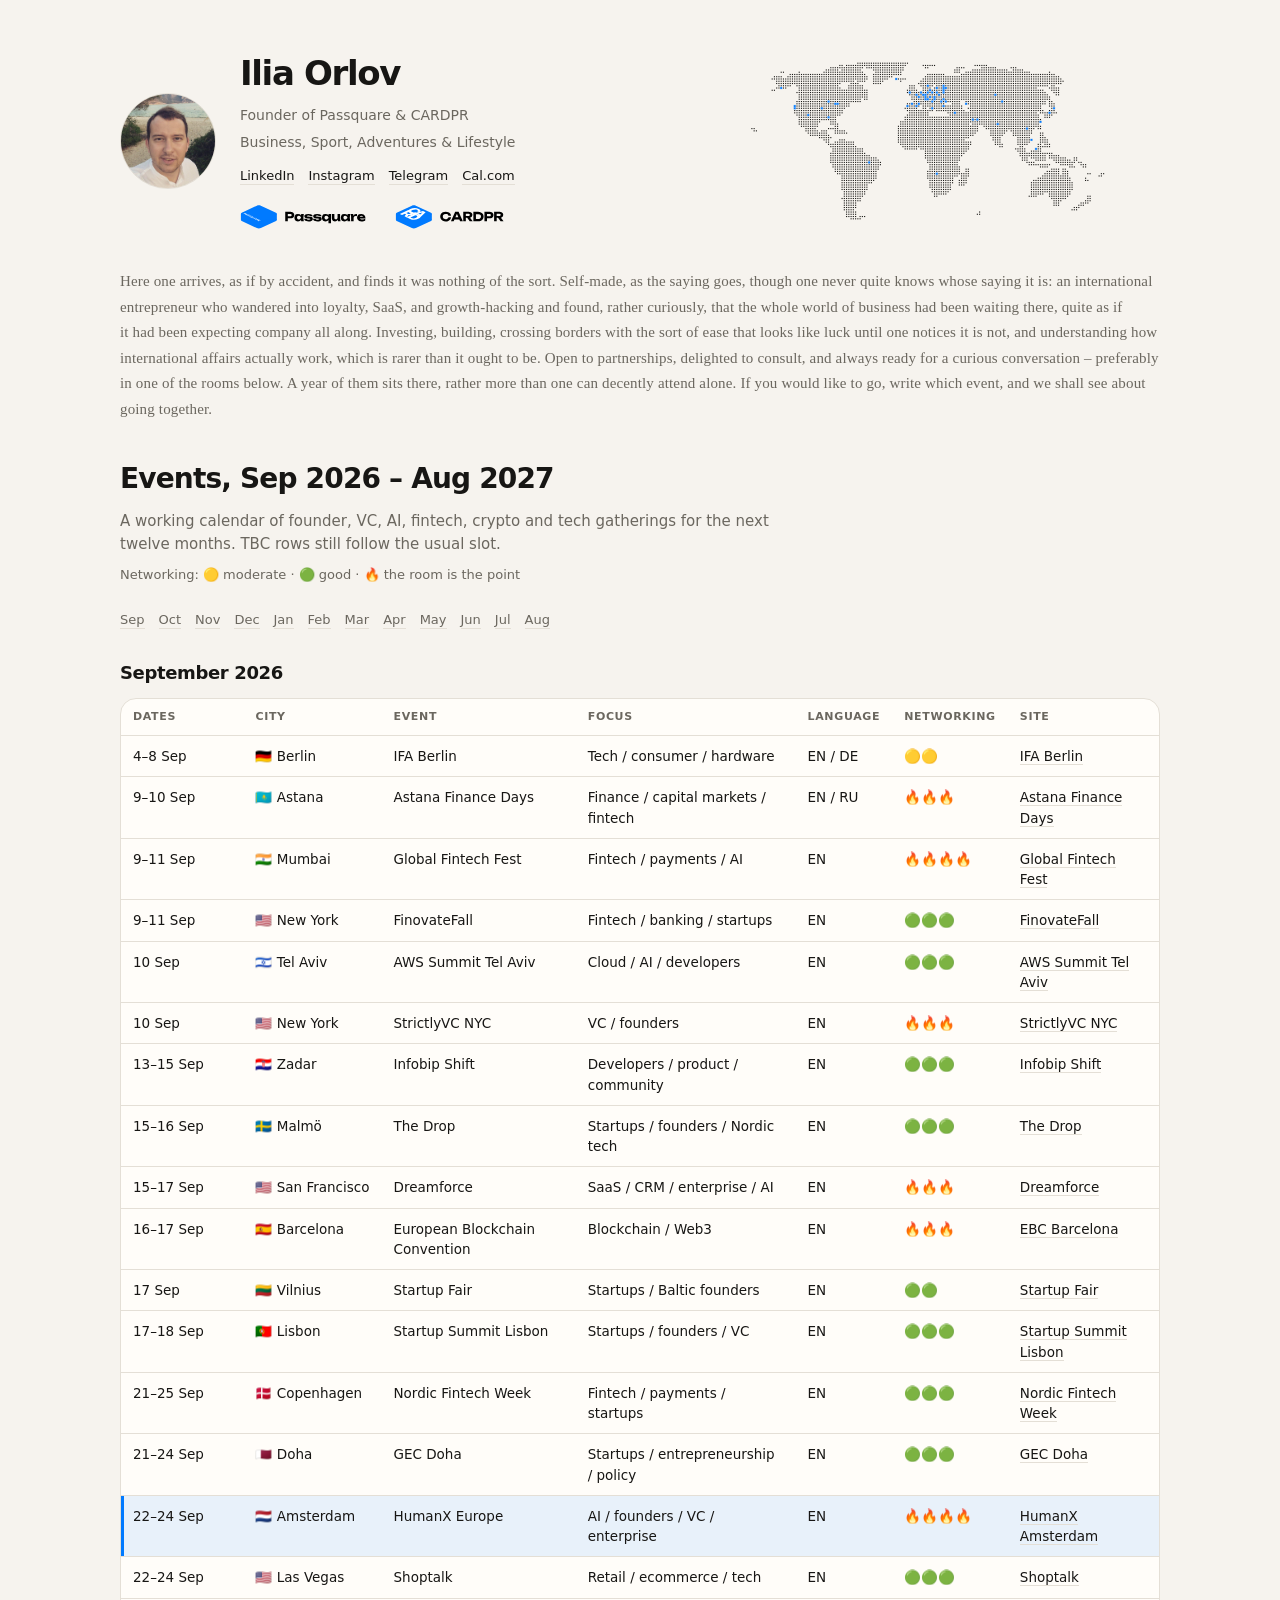
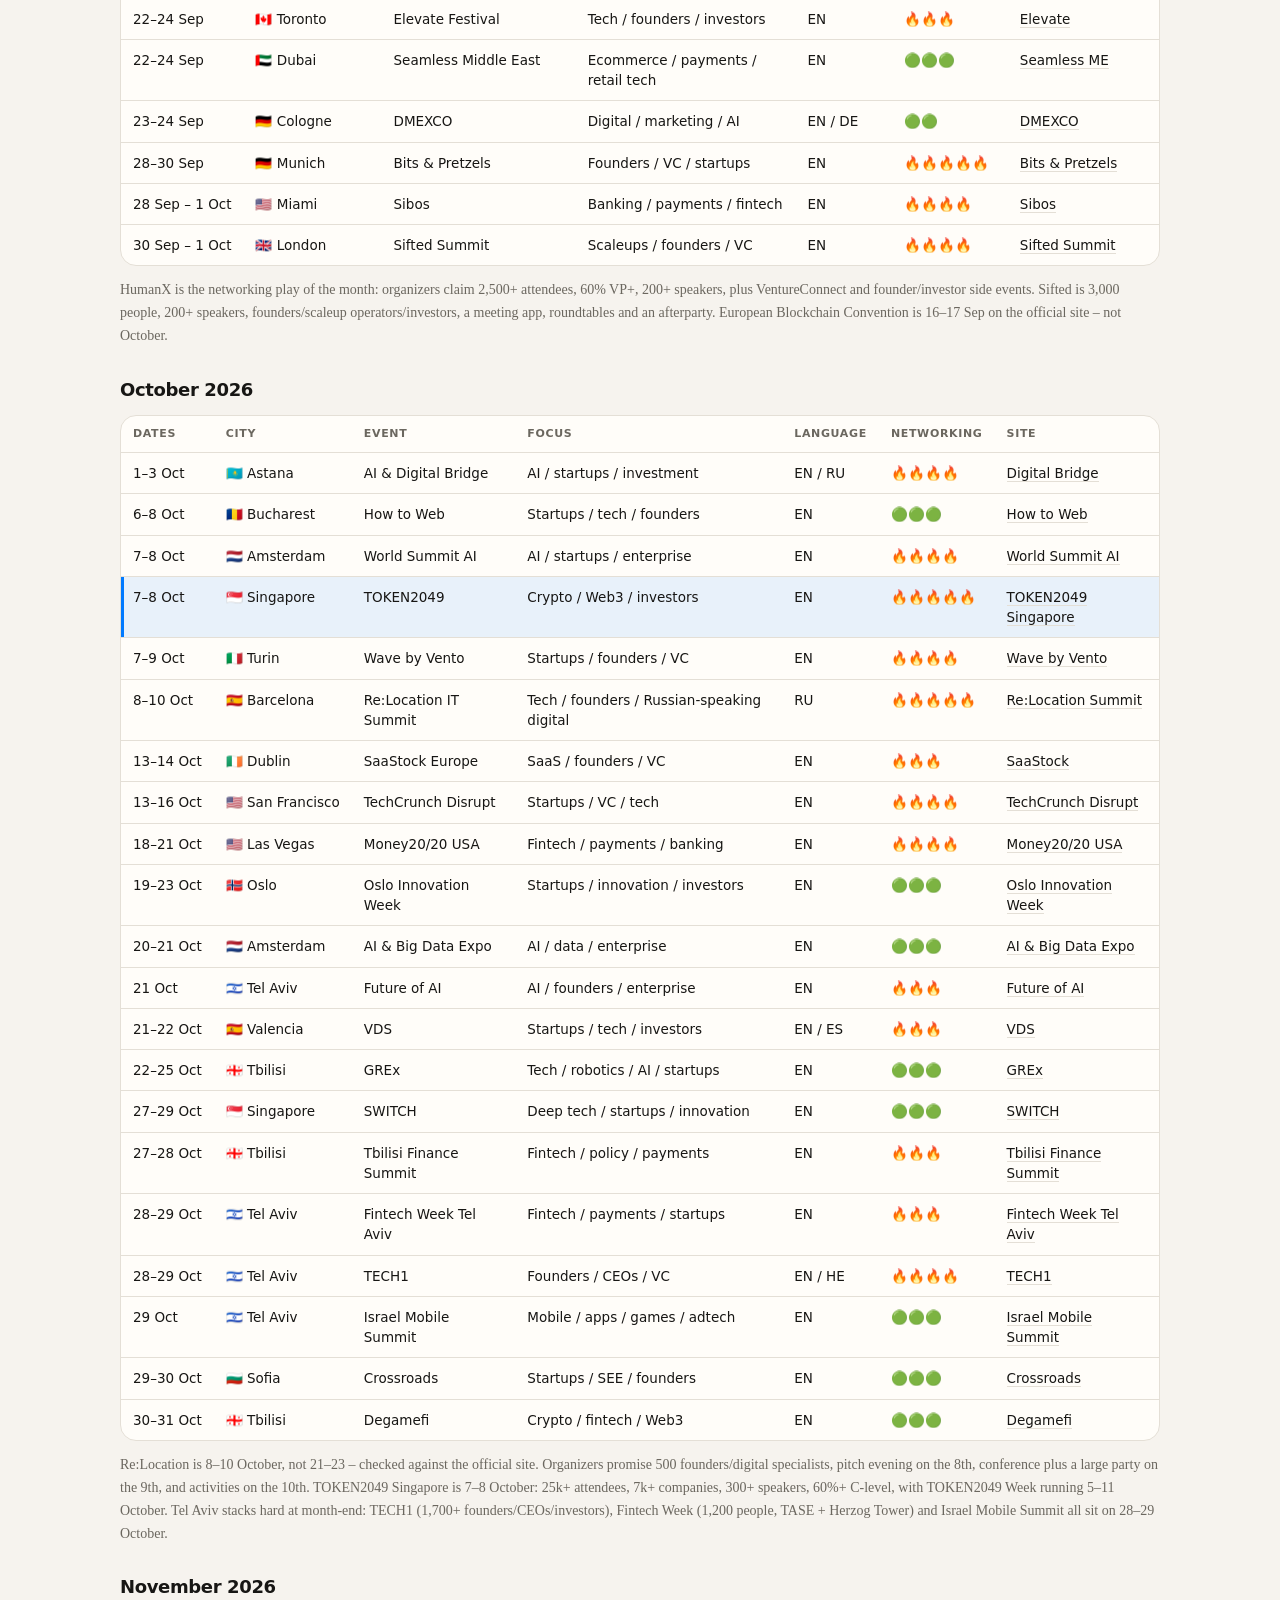
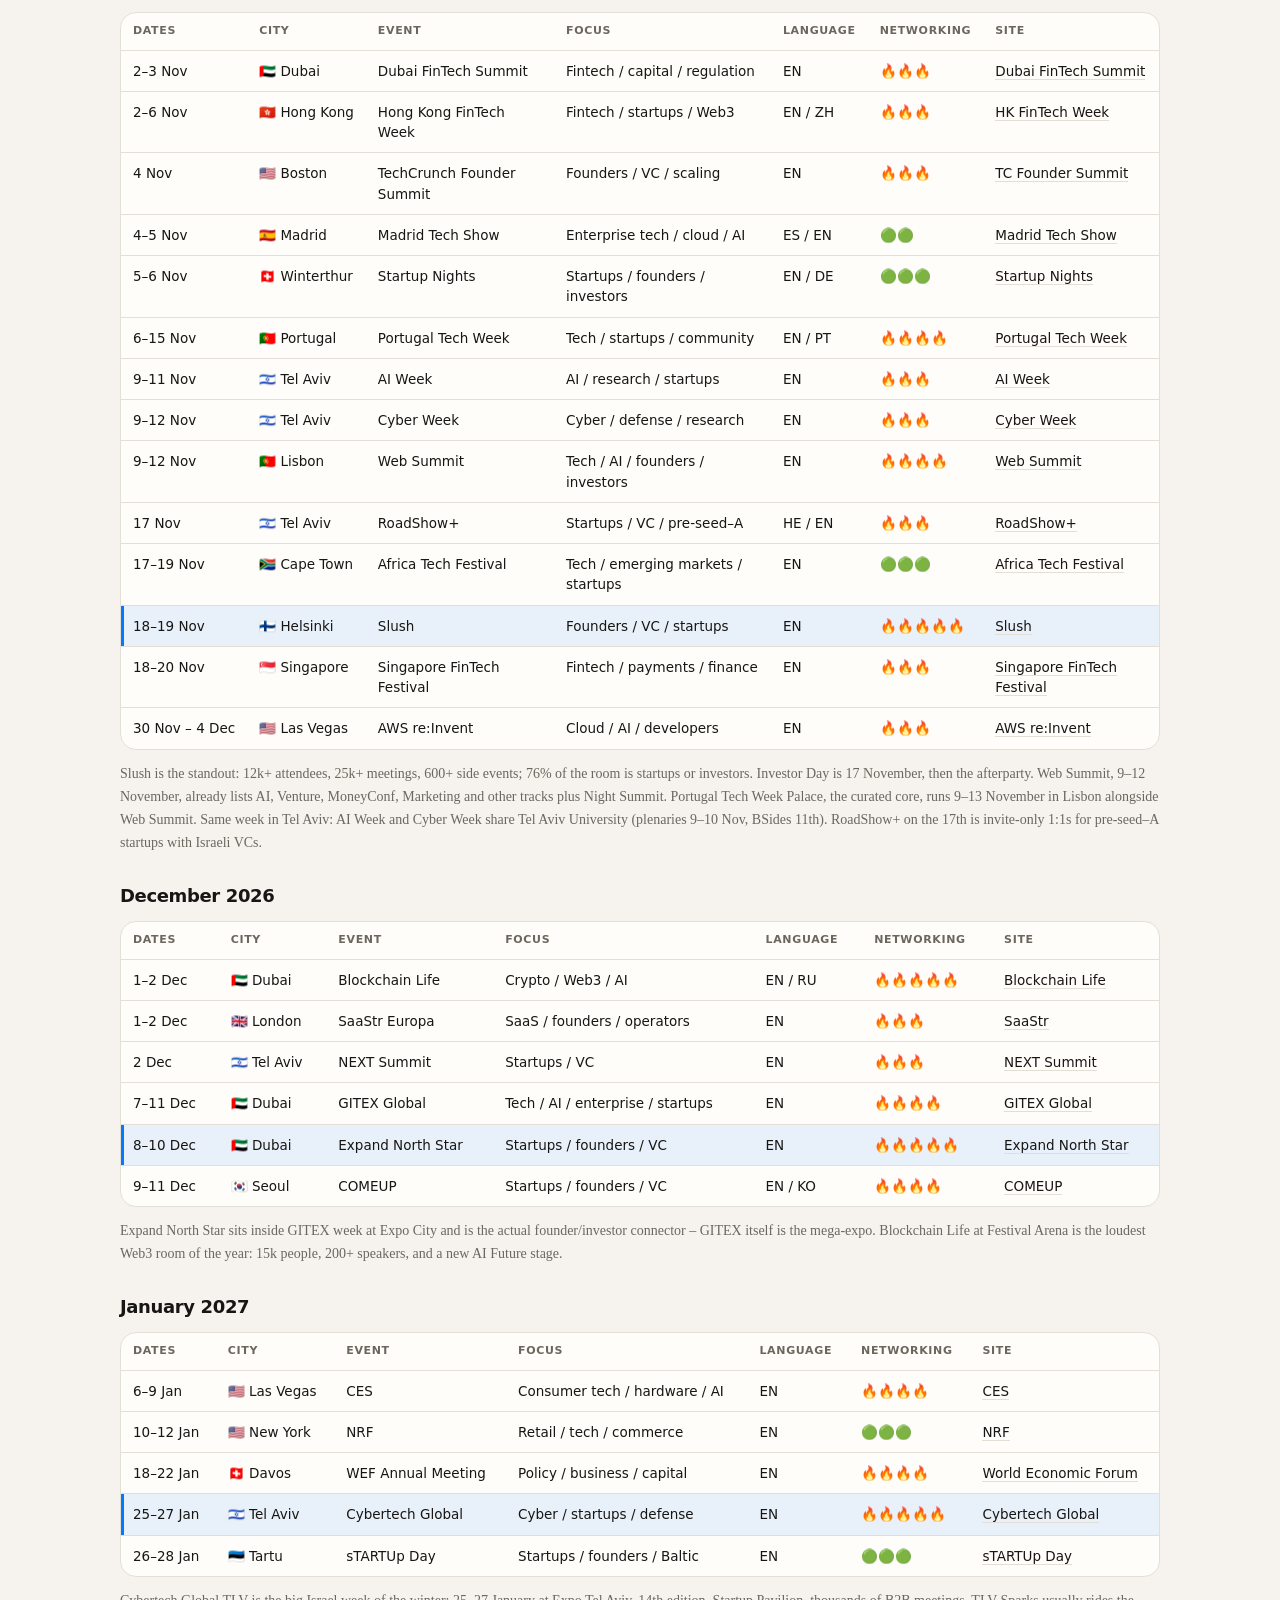
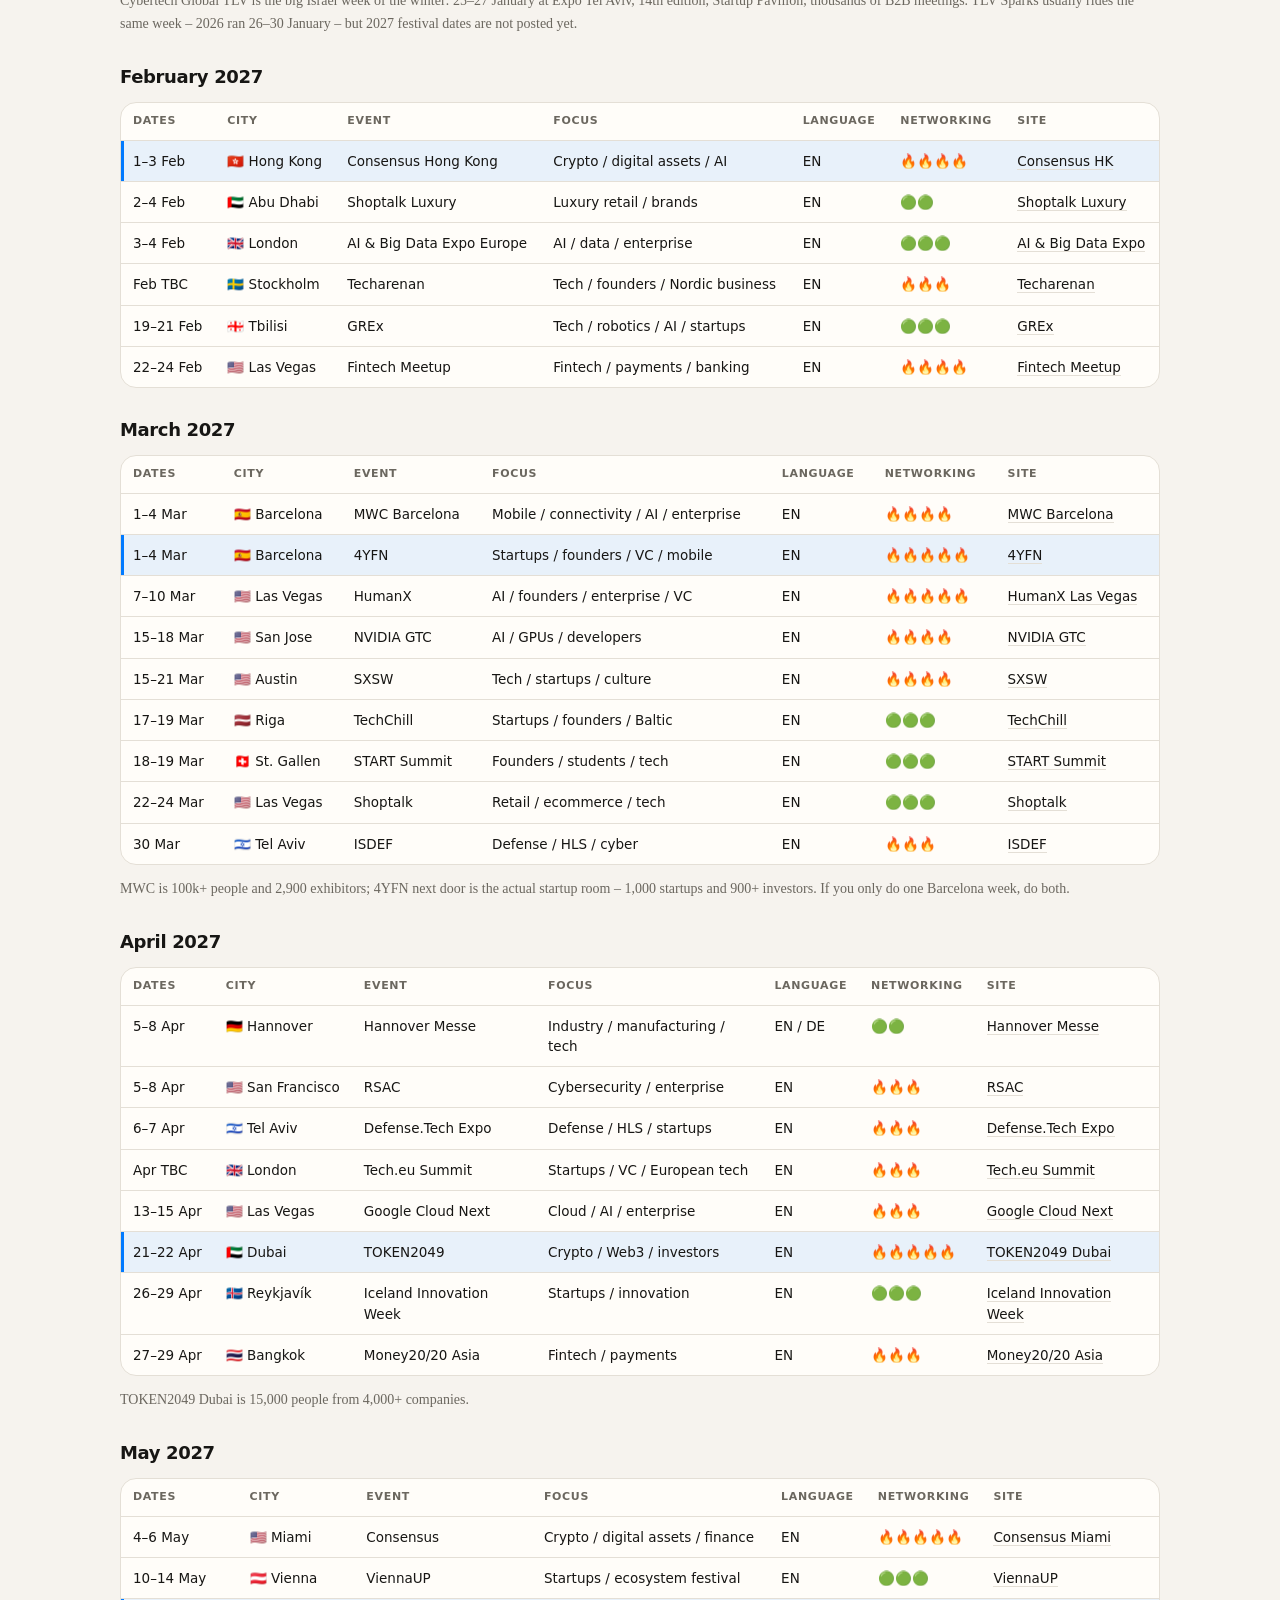
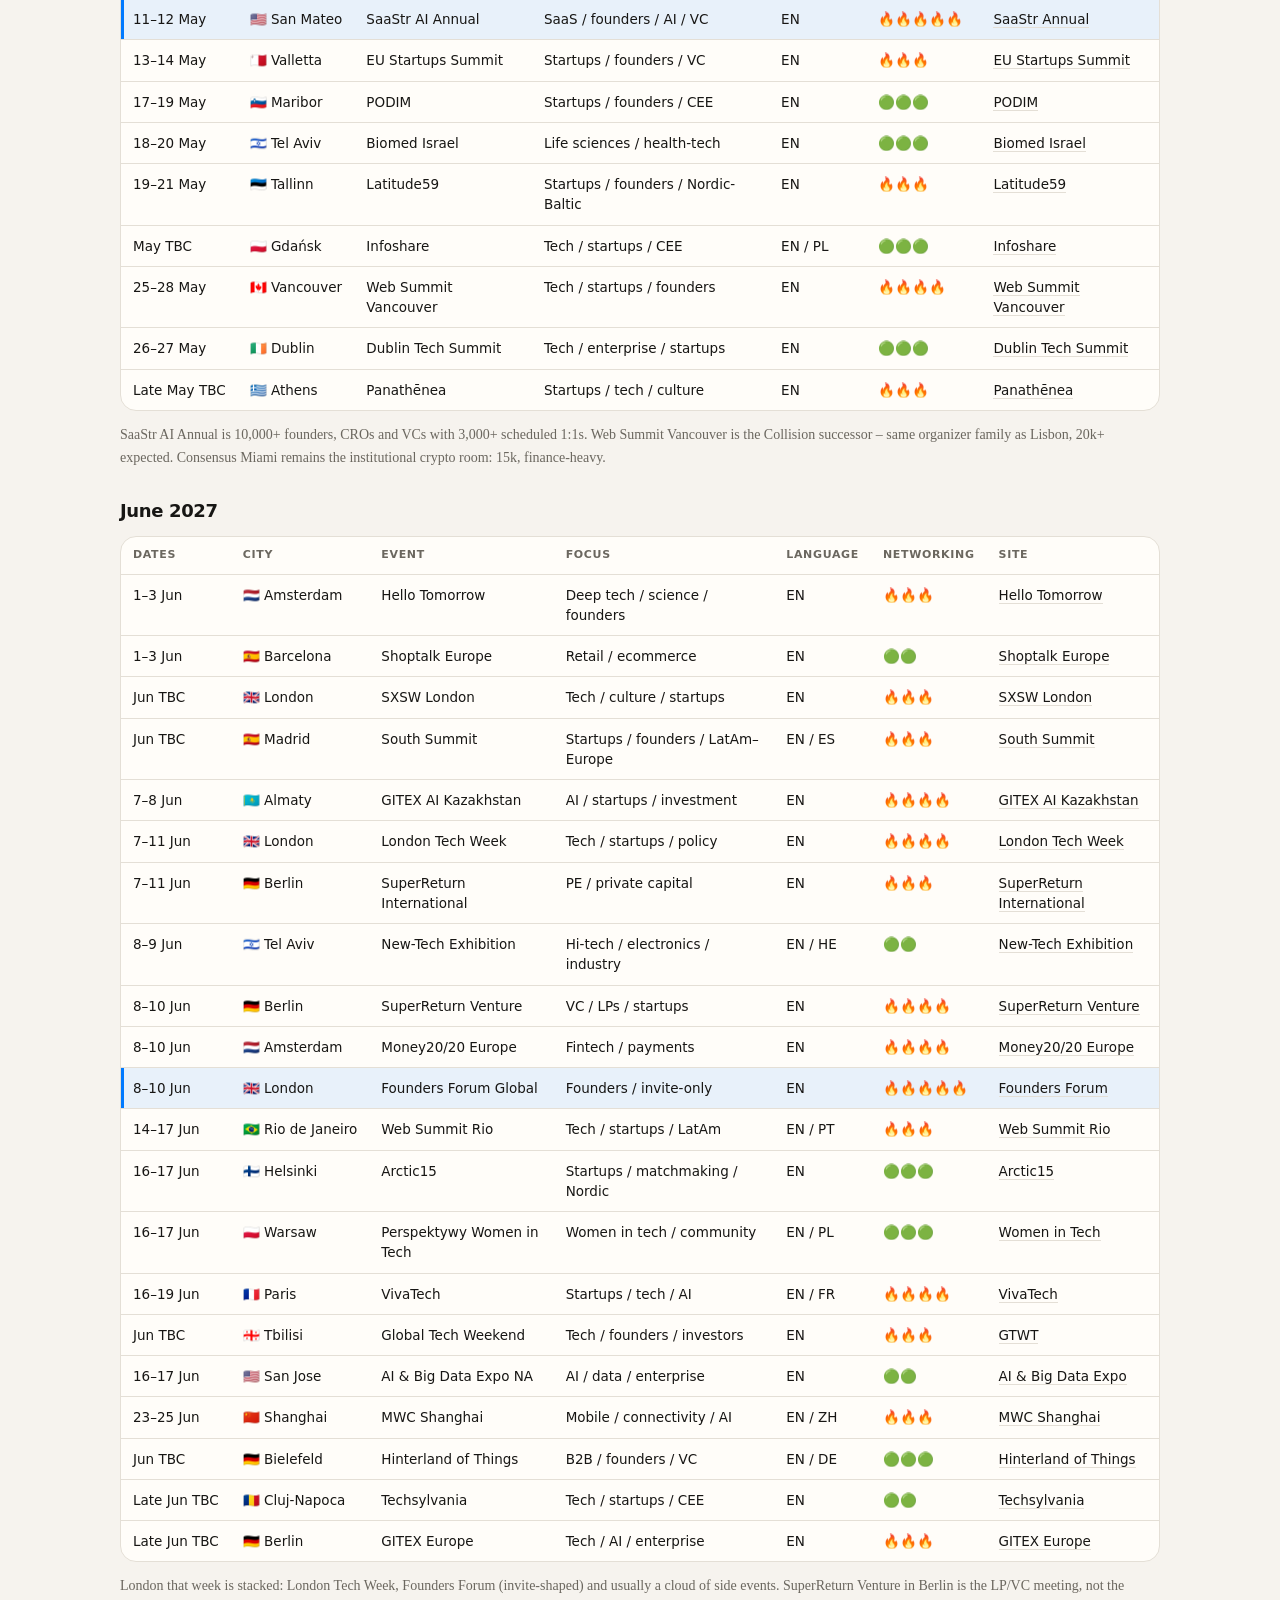
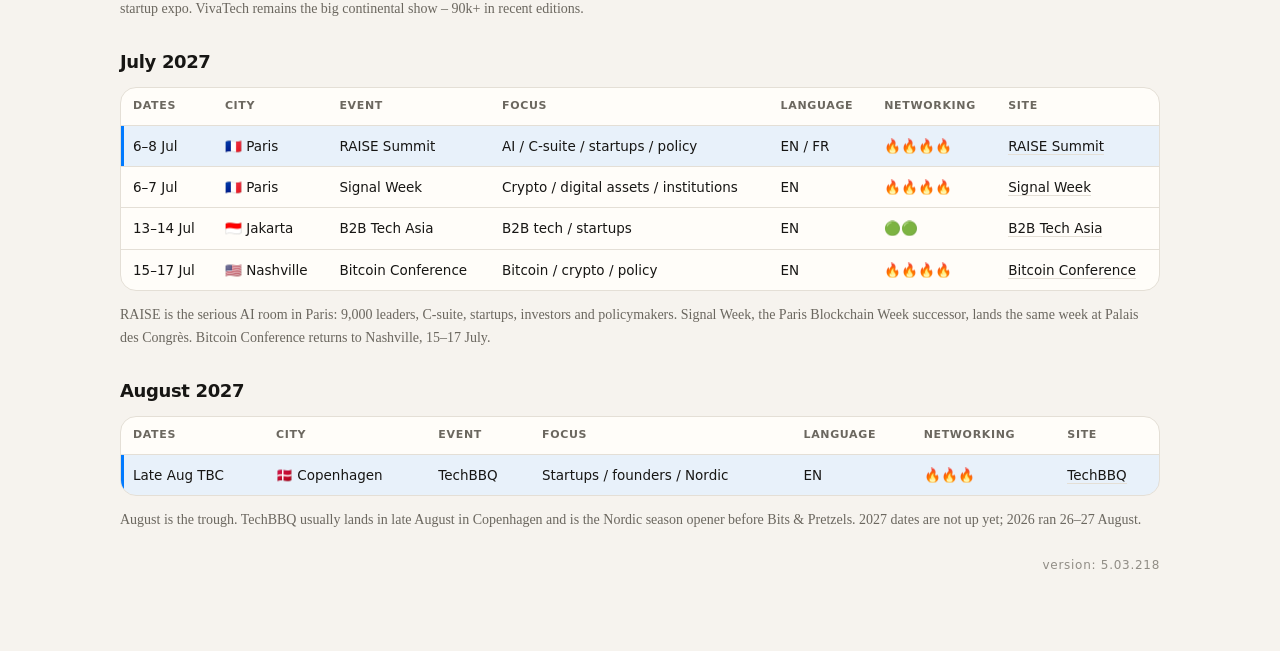
<file: index.html>
<!DOCTYPE html>
<html lang="en">
  <head><script>if(location.protocol==="http:"&&/(^|\.)proorlov\.com$/i.test(location.hostname))location.replace("https://"+location.host+location.pathname+location.search+location.hash);</script>
    <meta charset="utf-8" />
    <meta name="viewport" content="width=device-width, initial-scale=1" />
    <title>Ilia Orlov</title>
    <link rel="icon" href="favicon.ico" />
    <link rel="preconnect" href="https://fonts.googleapis.com" />
    <link rel="preconnect" href="https://fonts.gstatic.com" crossorigin />
    <link
      rel="stylesheet"
      href="https://fonts.googleapis.com/css2?family=Unbounded:wght@700&display=swap"
    />
    <script>
      document.write('<script src="js/version.js?t=' + Date.now() + '"><\/script>');
    </script>
    <script>
      siteCss("css/styles.css");
    </script>
    <meta
      name="description"
      content="Ilia Orlov – founder of Passquare and CARDPR."
    />
  </head>
  <body>
    <div class="page">
      <header>
        <img class="photo" src="assets/orlov.jpg" alt="Ilia Orlov" width="96" height="96" />
        <div class="intro">
          <h1>Ilia Orlov</h1>
          <p class="lead">Founder of Passquare &amp; CARDPR</p>
          <p class="lead">Business, Sport, Adventures &amp; Lifestyle</p>
          <ul class="socials">
            <li><a href="https://linkedin.com/in/proorlov" target="_blank" rel="noreferrer nofollow">LinkedIn</a></li>
            <li><a href="https://instagram.com/proorlov" target="_blank" rel="noreferrer nofollow">Instagram</a></li>
            <li><a href="https://telegram.me/proorlov" target="_blank" rel="noreferrer nofollow">Telegram</a></li>
            <li><a href="https://cal.com/proorlov" title="Meetup" target="_blank" rel="noreferrer nofollow">Cal.com</a></li>
          </ul>
          <div class="logos" aria-label="Projects">
            <a class="logo" href="https://passquare.com" target="_blank" rel="noopener noreferrer nofollow">
              <img src="assets/passquare.svg" alt="" width="40" height="40" />
              Passquare
            </a>
            <a class="logo" href="https://cardpr.com" target="_blank" rel="noopener noreferrer nofollow">
              <img src="assets/cardpr.svg" alt="" width="40" height="40" />
              CARDPR
            </a>
          </div>
        </div>
        <div class="world" aria-hidden="true">
          <canvas id="world-map"></canvas>
        </div>
      </header>

      <p class="bio">
        Here one arrives, as&nbsp;if by&nbsp;accident, and finds it&nbsp;was nothing of&nbsp;the sort. Self-made, as&nbsp;the saying goes, though one never quite knows whose saying it&nbsp;is: an&nbsp;international entrepreneur who wandered into loyalty, SaaS, and growth-hacking and found, rather curiously, that the whole world of&nbsp;business had been waiting there, quite as&nbsp;if it&nbsp;had been expecting company all&nbsp;along. Investing, building, crossing borders with the sort of&nbsp;ease that looks like luck until one notices it&nbsp;is not, and understanding how international affairs actually work, which is&nbsp;rarer than it&nbsp;ought to&nbsp;be. Open to&nbsp;partnerships, delighted to&nbsp;consult, and always ready for a&nbsp;curious conversation&nbsp;– preferably in&nbsp;one of&nbsp;the rooms below. A&nbsp;year of&nbsp;them sits there, rather more than one can decently attend alone. If you would like to&nbsp;go, write which event, and we shall see about going together.
      </p>

      <section class="events">
        <div class="events-head">
          <h2>Events, Sep 2026 – Aug 2027</h2>
          <p class="events-lead">
            A working calendar of founder, VC, AI, fintech, crypto and tech gatherings for the next twelve months. TBC rows still follow the usual slot.
          </p>
          <p class="events-legend">Networking: 🟡 moderate · 🟢 good · 🔥 the room is the point</p>
        </div>
        <ul class="events-nav">
          <li><a href="#sep-2026">Sep</a></li>
          <li><a href="#oct-2026">Oct</a></li>
          <li><a href="#nov-2026">Nov</a></li>
          <li><a href="#dec-2026">Dec</a></li>
          <li><a href="#jan-2027">Jan</a></li>
          <li><a href="#feb-2027">Feb</a></li>
          <li><a href="#mar-2027">Mar</a></li>
          <li><a href="#apr-2027">Apr</a></li>
          <li><a href="#may-2027">May</a></li>
          <li><a href="#jun-2027">Jun</a></li>
          <li><a href="#jul-2027">Jul</a></li>
          <li><a href="#aug-2027">Aug</a></li>
        </ul>

        <section class="events-month" id="sep-2026">
          <h3>September 2026</h3>
          <div class="events-table-wrap">
            <table class="events-table">
              <thead>
                <tr>
                  <th>Dates</th>
                  <th>City</th>
                  <th>Event</th>
                  <th>Focus</th>
                  <th>Language</th>
                  <th>Networking</th>
                  <th>Site</th>
                </tr>
              </thead>
              <tbody>
                <tr>
                  <td>4–8 Sep</td>
                  <td>🇩🇪 Berlin</td>
                  <td>IFA Berlin</td>
                  <td>Tech / consumer / hardware</td>
                  <td>EN / DE</td>
                  <td>🟡🟡</td>
                  <td><a href="https://www.ifa-berlin.com/" target="_blank" rel="noopener noreferrer nofollow">IFA Berlin</a></td>
                </tr>
                <tr>
                  <td>9–10 Sep</td>
                  <td>🇰🇿 Astana</td>
                  <td>Astana Finance Days</td>
                  <td>Finance / capital markets / fintech</td>
                  <td>EN / RU</td>
                  <td>🔥🔥🔥</td>
                  <td><a href="https://astanafindays.org/" target="_blank" rel="noopener noreferrer nofollow">Astana Finance Days</a></td>
                </tr>
                <tr>
                  <td>9–11 Sep</td>
                  <td>🇮🇳 Mumbai</td>
                  <td>Global Fintech Fest</td>
                  <td>Fintech / payments / AI</td>
                  <td>EN</td>
                  <td>🔥🔥🔥🔥</td>
                  <td><a href="https://www.globalfintechfest.com/" target="_blank" rel="noopener noreferrer nofollow">Global Fintech Fest</a></td>
                </tr>
                <tr>
                  <td>9–11 Sep</td>
                  <td>🇺🇸 New York</td>
                  <td>FinovateFall</td>
                  <td>Fintech / banking / startups</td>
                  <td>EN</td>
                  <td>🟢🟢🟢</td>
                  <td><a href="https://informaconnect.com/finovatefall/" target="_blank" rel="noopener noreferrer nofollow">FinovateFall</a></td>
                </tr>
                <tr>
                  <td>10 Sep</td>
                  <td>🇮🇱 Tel Aviv</td>
                  <td>AWS Summit Tel Aviv</td>
                  <td>Cloud / AI / developers</td>
                  <td>EN</td>
                  <td>🟢🟢🟢</td>
                  <td><a href="https://aws.amazon.com/events/summits/tel-aviv/" target="_blank" rel="noopener noreferrer nofollow">AWS Summit Tel Aviv</a></td>
                </tr>
                <tr>
                  <td>10 Sep</td>
                  <td>🇺🇸 New York</td>
                  <td>StrictlyVC NYC</td>
                  <td>VC / founders</td>
                  <td>EN</td>
                  <td>🔥🔥🔥</td>
                  <td><a href="https://techcrunch.com/events/strictlyvc-nyc-2026/" target="_blank" rel="noopener noreferrer nofollow">StrictlyVC NYC</a></td>
                </tr>
                <tr>
                  <td>13–15 Sep</td>
                  <td>🇭🇷 Zadar</td>
                  <td>Infobip Shift</td>
                  <td>Developers / product / community</td>
                  <td>EN</td>
                  <td>🟢🟢🟢</td>
                  <td><a href="https://shift.infobip.com/" target="_blank" rel="noopener noreferrer nofollow">Infobip Shift</a></td>
                </tr>
                <tr>
                  <td>15–16 Sep</td>
                  <td>🇸🇪 Malmö</td>
                  <td>The Drop</td>
                  <td>Startups / founders / Nordic tech</td>
                  <td>EN</td>
                  <td>🟢🟢🟢</td>
                  <td><a href="https://thedropconf.com/" target="_blank" rel="noopener noreferrer nofollow">The Drop</a></td>
                </tr>
                <tr>
                  <td>15–17 Sep</td>
                  <td>🇺🇸 San Francisco</td>
                  <td>Dreamforce</td>
                  <td>SaaS / CRM / enterprise / AI</td>
                  <td>EN</td>
                  <td>🔥🔥🔥</td>
                  <td><a href="https://www.salesforce.com/dreamforce/" target="_blank" rel="noopener noreferrer nofollow">Dreamforce</a></td>
                </tr>
                <tr>
                  <td>16–17 Sep</td>
                  <td>🇪🇸 Barcelona</td>
                  <td>European Blockchain Convention</td>
                  <td>Blockchain / Web3</td>
                  <td>EN</td>
                  <td>🔥🔥🔥</td>
                  <td><a href="https://eblockchainconvention.com/" target="_blank" rel="noopener noreferrer nofollow">EBC Barcelona</a></td>
                </tr>
                <tr>
                  <td>17 Sep</td>
                  <td>🇱🇹 Vilnius</td>
                  <td>Startup Fair</td>
                  <td>Startups / Baltic founders</td>
                  <td>EN</td>
                  <td>🟢🟢</td>
                  <td><a href="https://www.startupfair.lt/" target="_blank" rel="noopener noreferrer nofollow">Startup Fair</a></td>
                </tr>
                <tr>
                  <td>17–18 Sep</td>
                  <td>🇵🇹 Lisbon</td>
                  <td>Startup Summit Lisbon</td>
                  <td>Startups / founders / VC</td>
                  <td>EN</td>
                  <td>🟢🟢🟢</td>
                  <td><a href="https://startupsummit.io/startup-conference-lisbon-2026" target="_blank" rel="noopener noreferrer nofollow">Startup Summit Lisbon</a></td>
                </tr>
                <tr>
                  <td>21–25 Sep</td>
                  <td>🇩🇰 Copenhagen</td>
                  <td>Nordic Fintech Week</td>
                  <td>Fintech / payments / startups</td>
                  <td>EN</td>
                  <td>🟢🟢🟢</td>
                  <td><a href="https://www.nordicfintechweek.com/" target="_blank" rel="noopener noreferrer nofollow">Nordic Fintech Week</a></td>
                </tr>
                <tr>
                  <td>21–24 Sep</td>
                  <td>🇶🇦 Doha</td>
                  <td>GEC Doha</td>
                  <td>Startups / entrepreneurship / policy</td>
                  <td>EN</td>
                  <td>🟢🟢🟢</td>
                  <td><a href="https://www.genglobal.org/gec" target="_blank" rel="noopener noreferrer nofollow">GEC Doha</a></td>
                </tr>
                <tr class="event-main">
                  <td>22–24 Sep</td>
                  <td>🇳🇱 Amsterdam</td>
                  <td>HumanX Europe</td>
                  <td>AI / founders / VC / enterprise</td>
                  <td>EN</td>
                  <td>🔥🔥🔥🔥</td>
                  <td><a href="https://www.humanx.co/europe/" target="_blank" rel="noopener noreferrer nofollow">HumanX Amsterdam</a></td>
                </tr>
                <tr>
                  <td>22–24 Sep</td>
                  <td>🇺🇸 Las Vegas</td>
                  <td>Shoptalk</td>
                  <td>Retail / ecommerce / tech</td>
                  <td>EN</td>
                  <td>🟢🟢🟢</td>
                  <td><a href="https://shoptalk.com/" target="_blank" rel="noopener noreferrer nofollow">Shoptalk</a></td>
                </tr>
                <tr>
                  <td>22–24 Sep</td>
                  <td>🇨🇦 Toronto</td>
                  <td>Elevate Festival</td>
                  <td>Tech / founders / investors</td>
                  <td>EN</td>
                  <td>🔥🔥🔥</td>
                  <td><a href="https://elevatefestival.ca/" target="_blank" rel="noopener noreferrer nofollow">Elevate</a></td>
                </tr>
                <tr>
                  <td>22–24 Sep</td>
                  <td>🇦🇪 Dubai</td>
                  <td>Seamless Middle East</td>
                  <td>Ecommerce / payments / retail tech</td>
                  <td>EN</td>
                  <td>🟢🟢🟢</td>
                  <td><a href="https://www.terrapinn.com/exhibition/seamless-middle-east/index.stm" target="_blank" rel="noopener noreferrer nofollow">Seamless ME</a></td>
                </tr>
                <tr>
                  <td>23–24 Sep</td>
                  <td>🇩🇪 Cologne</td>
                  <td>DMEXCO</td>
                  <td>Digital / marketing / AI</td>
                  <td>EN / DE</td>
                  <td>🟢🟢</td>
                  <td><a href="https://www.dmexco.com/" target="_blank" rel="noopener noreferrer nofollow">DMEXCO</a></td>
                </tr>
                <tr>
                  <td>28–30 Sep</td>
                  <td>🇩🇪 Munich</td>
                  <td>Bits &amp; Pretzels</td>
                  <td>Founders / VC / startups</td>
                  <td>EN</td>
                  <td>🔥🔥🔥🔥🔥</td>
                  <td><a href="https://www.bitsandpretzels.com/" target="_blank" rel="noopener noreferrer nofollow">Bits &amp; Pretzels</a></td>
                </tr>
                <tr>
                  <td>28 Sep – 1 Oct</td>
                  <td>🇺🇸 Miami</td>
                  <td>Sibos</td>
                  <td>Banking / payments / fintech</td>
                  <td>EN</td>
                  <td>🔥🔥🔥🔥</td>
                  <td><a href="https://www.sibos.com/" target="_blank" rel="noopener noreferrer nofollow">Sibos</a></td>
                </tr>
                <tr>
                  <td>30 Sep – 1 Oct</td>
                  <td>🇬🇧 London</td>
                  <td>Sifted Summit</td>
                  <td>Scaleups / founders / VC</td>
                  <td>EN</td>
                  <td>🔥🔥🔥🔥</td>
                  <td><a href="https://www.summit.sifted.eu/" target="_blank" rel="noopener noreferrer nofollow">Sifted Summit</a></td>
                </tr>
              </tbody>
            </table>
          </div>
          <p class="events-note">
            HumanX is the networking play of the month: organizers claim 2,500+ attendees, 60% VP+, 200+ speakers, plus VentureConnect and founder/investor side events. Sifted is 3,000 people, 200+ speakers, founders/scaleup operators/investors, a meeting app, roundtables and an afterparty. European Blockchain Convention is 16–17 Sep on the official site – not October.
          </p>
        </section>

        <section class="events-month" id="oct-2026">
          <h3>October 2026</h3>
          <div class="events-table-wrap">
            <table class="events-table">
              <thead>
                <tr>
                  <th>Dates</th>
                  <th>City</th>
                  <th>Event</th>
                  <th>Focus</th>
                  <th>Language</th>
                  <th>Networking</th>
                  <th>Site</th>
                </tr>
              </thead>
              <tbody>
                                <tr>
                  <td>1–3 Oct</td>
                  <td>🇰🇿 Astana</td>
                  <td>AI & Digital Bridge</td>
                  <td>AI / startups / investment</td>
                  <td>EN / RU</td>
                  <td>🔥🔥🔥🔥</td>
                  <td><a href="https://digitalbridge.ai/en/" target="_blank" rel="noopener noreferrer nofollow">Digital Bridge</a></td>
                </tr>
<tr>
                  <td>6–8 Oct</td>
                  <td>🇷🇴 Bucharest</td>
                  <td>How to Web</td>
                  <td>Startups / tech / founders</td>
                  <td>EN</td>
                  <td>🟢🟢🟢</td>
                  <td><a href="https://www.howtoweb.co/" target="_blank" rel="noopener noreferrer nofollow">How to Web</a></td>
                </tr>
                <tr>
                  <td>7–8 Oct</td>
                  <td>🇳🇱 Amsterdam</td>
                  <td>World Summit AI</td>
                  <td>AI / startups / enterprise</td>
                  <td>EN</td>
                  <td>🔥🔥🔥🔥</td>
                  <td><a href="https://worldsummit.ai/" target="_blank" rel="noopener noreferrer nofollow">World Summit AI</a></td>
                </tr>
                <tr class="event-main">
                  <td>7–8 Oct</td>
                  <td>🇸🇬 Singapore</td>
                  <td>TOKEN2049</td>
                  <td>Crypto / Web3 / investors</td>
                  <td>EN</td>
                  <td>🔥🔥🔥🔥🔥</td>
                  <td><a href="https://www.token2049.com/singapore" target="_blank" rel="noopener noreferrer nofollow">TOKEN2049 Singapore</a></td>
                </tr>
                <tr>
                  <td>7–9 Oct</td>
                  <td>🇮🇹 Turin</td>
                  <td>Wave by Vento</td>
                  <td>Startups / founders / VC</td>
                  <td>EN</td>
                  <td>🔥🔥🔥🔥</td>
                  <td><a href="https://wavebyvento.com/" target="_blank" rel="noopener noreferrer nofollow">Wave by Vento</a></td>
                </tr>
                <tr>
                  <td>8–10 Oct</td>
                  <td>🇪🇸 Barcelona</td>
                  <td>Re:Location IT Summit</td>
                  <td>Tech / founders / Russian-speaking digital</td>
                  <td>RU</td>
                  <td>🔥🔥🔥🔥🔥</td>
                  <td><a href="https://relocationsummit.com/" target="_blank" rel="noopener noreferrer nofollow">Re:Location Summit</a></td>
                </tr>
                <tr>
                  <td>13–14 Oct</td>
                  <td>🇮🇪 Dublin</td>
                  <td>SaaStock Europe</td>
                  <td>SaaS / founders / VC</td>
                  <td>EN</td>
                  <td>🔥🔥🔥</td>
                  <td><a href="https://saastock.com/" target="_blank" rel="noopener noreferrer nofollow">SaaStock</a></td>
                </tr>
                <tr>
                  <td>13–16 Oct</td>
                  <td>🇺🇸 San Francisco</td>
                  <td>TechCrunch Disrupt</td>
                  <td>Startups / VC / tech</td>
                  <td>EN</td>
                  <td>🔥🔥🔥🔥</td>
                  <td><a href="https://techcrunch.com/events/" target="_blank" rel="noopener noreferrer nofollow">TechCrunch Disrupt</a></td>
                </tr>
                <tr>
                  <td>18–21 Oct</td>
                  <td>🇺🇸 Las Vegas</td>
                  <td>Money20/20 USA</td>
                  <td>Fintech / payments / banking</td>
                  <td>EN</td>
                  <td>🔥🔥🔥🔥</td>
                  <td><a href="https://us.money2020.com/" target="_blank" rel="noopener noreferrer nofollow">Money20/20 USA</a></td>
                </tr>
                <tr>
                  <td>19–23 Oct</td>
                  <td>🇳🇴 Oslo</td>
                  <td>Oslo Innovation Week</td>
                  <td>Startups / innovation / investors</td>
                  <td>EN</td>
                  <td>🟢🟢🟢</td>
                  <td><a href="https://oiw.no/" target="_blank" rel="noopener noreferrer nofollow">Oslo Innovation Week</a></td>
                </tr>
                <tr>
                  <td>20–21 Oct</td>
                  <td>🇳🇱 Amsterdam</td>
                  <td>AI &amp; Big Data Expo</td>
                  <td>AI / data / enterprise</td>
                  <td>EN</td>
                  <td>🟢🟢🟢</td>
                  <td><a href="https://www.ai-expo.net/europe/" target="_blank" rel="noopener noreferrer nofollow">AI &amp; Big Data Expo</a></td>
                </tr>
                <tr>
                  <td>21 Oct</td>
                  <td>🇮🇱 Tel Aviv</td>
                  <td>Future of AI</td>
                  <td>AI / founders / enterprise</td>
                  <td>EN</td>
                  <td>🔥🔥🔥</td>
                  <td><a href="https://events.lynx.co/future-of-ai/" target="_blank" rel="noopener noreferrer nofollow">Future of AI</a></td>
                </tr>
                <tr>
                  <td>21–22 Oct</td>
                  <td>🇪🇸 Valencia</td>
                  <td>VDS</td>
                  <td>Startups / tech / investors</td>
                  <td>EN / ES</td>
                  <td>🔥🔥🔥</td>
                  <td><a href="https://valenciadigitalsummit.com/" target="_blank" rel="noopener noreferrer nofollow">VDS</a></td>
                </tr>
                <tr>
                  <td>22–25 Oct</td>
                  <td>🇬🇪 Tbilisi</td>
                  <td>GREx</td>
                  <td>Tech / robotics / AI / startups</td>
                  <td>EN</td>
                  <td>🟢🟢🟢</td>
                  <td><a href="https://grexglobal.com/" target="_blank" rel="noopener noreferrer nofollow">GREx</a></td>
                </tr>
                <tr>
                  <td>27–29 Oct</td>
                  <td>🇸🇬 Singapore</td>
                  <td>SWITCH</td>
                  <td>Deep tech / startups / innovation</td>
                  <td>EN</td>
                  <td>🟢🟢🟢</td>
                  <td><a href="https://www.switchsg.org/" target="_blank" rel="noopener noreferrer nofollow">SWITCH</a></td>
                </tr>
                <tr>
                  <td>27–28 Oct</td>
                  <td>🇬🇪 Tbilisi</td>
                  <td>Tbilisi Finance Summit</td>
                  <td>Fintech / policy / payments</td>
                  <td>EN</td>
                  <td>🔥🔥🔥</td>
                  <td><a href="https://tbilisifinancesummit.gftn.co/" target="_blank" rel="noopener noreferrer nofollow">Tbilisi Finance Summit</a></td>
                </tr>
                <tr>
                  <td>28–29 Oct</td>
                  <td>🇮🇱 Tel Aviv</td>
                  <td>Fintech Week Tel Aviv</td>
                  <td>Fintech / payments / startups</td>
                  <td>EN</td>
                  <td>🔥🔥🔥</td>
                  <td><a href="https://fintechweektelaviv.com/" target="_blank" rel="noopener noreferrer nofollow">Fintech Week Tel Aviv</a></td>
                </tr>
                <tr>
                  <td>28–29 Oct</td>
                  <td>🇮🇱 Tel Aviv</td>
                  <td>TECH1</td>
                  <td>Founders / CEOs / VC</td>
                  <td>EN / HE</td>
                  <td>🔥🔥🔥🔥</td>
                  <td><a href="https://tech1.co.il/" target="_blank" rel="noopener noreferrer nofollow">TECH1</a></td>
                </tr>
                <tr>
                  <td>29 Oct</td>
                  <td>🇮🇱 Tel Aviv</td>
                  <td>Israel Mobile Summit</td>
                  <td>Mobile / apps / games / adtech</td>
                  <td>EN</td>
                  <td>🟢🟢🟢</td>
                  <td><a href="https://israelmobilesummit.com/" target="_blank" rel="noopener noreferrer nofollow">Israel Mobile Summit</a></td>
                </tr>
                <tr>
                  <td>29–30 Oct</td>
                  <td>🇧🇬 Sofia</td>
                  <td>Crossroads</td>
                  <td>Startups / SEE / founders</td>
                  <td>EN</td>
                  <td>🟢🟢🟢</td>
                  <td><a href="https://www.startupcrossroads.com/" target="_blank" rel="noopener noreferrer nofollow">Crossroads</a></td>
                </tr>
                <tr>
                  <td>30–31 Oct</td>
                  <td>🇬🇪 Tbilisi</td>
                  <td>Degamefi</td>
                  <td>Crypto / fintech / Web3</td>
                  <td>EN</td>
                  <td>🟢🟢🟢</td>
                  <td><a href="https://www.dgfi.io/conference/dgfi-2026" target="_blank" rel="noopener noreferrer nofollow">Degamefi</a></td>
                </tr>
              </tbody>
            </table>
          </div>
          <p class="events-note">
            Re:Location is 8–10 October, not 21–23 – checked against the official site. Organizers promise 500 founders/digital specialists, pitch evening on the 8th, conference plus a large party on the 9th, and activities on the 10th. TOKEN2049 Singapore is 7–8 October: 25k+ attendees, 7k+ companies, 300+ speakers, 60%+ C-level, with TOKEN2049 Week running 5–11 October. Tel Aviv stacks hard at month-end: TECH1 (1,700+ founders/CEOs/investors), Fintech Week (1,200 people, TASE + Herzog Tower) and Israel Mobile Summit all sit on 28–29 October.
          </p>
        </section>

        <section class="events-month" id="nov-2026">
          <h3>November 2026</h3>
          <div class="events-table-wrap">
            <table class="events-table">
              <thead>
                <tr>
                  <th>Dates</th>
                  <th>City</th>
                  <th>Event</th>
                  <th>Focus</th>
                  <th>Language</th>
                  <th>Networking</th>
                  <th>Site</th>
                </tr>
              </thead>
              <tbody>
                                <tr>
                  <td>2–3 Nov</td>
                  <td>🇦🇪 Dubai</td>
                  <td>Dubai FinTech Summit</td>
                  <td>Fintech / capital / regulation</td>
                  <td>EN</td>
                  <td>🔥🔥🔥</td>
                  <td><a href="https://www.dubaifintechsummit.com/" target="_blank" rel="noopener noreferrer nofollow">Dubai FinTech Summit</a></td>
                </tr>
                <tr>
                  <td>2–6 Nov</td>
                  <td>🇭🇰 Hong Kong</td>
                  <td>Hong Kong FinTech Week</td>
                  <td>Fintech / startups / Web3</td>
                  <td>EN / ZH</td>
                  <td>🔥🔥🔥</td>
                  <td><a href="https://www.fintechweek.hk/" target="_blank" rel="noopener noreferrer nofollow">HK FinTech Week</a></td>
                </tr>
                <tr>
                  <td>4 Nov</td>
                  <td>🇺🇸 Boston</td>
                  <td>TechCrunch Founder Summit</td>
                  <td>Founders / VC / scaling</td>
                  <td>EN</td>
                  <td>🔥🔥🔥</td>
                  <td><a href="https://techcrunch.com/events/techcrunch-founder-summit-2026/" target="_blank" rel="noopener noreferrer nofollow">TC Founder Summit</a></td>
                </tr>
<tr>
                  <td>4–5 Nov</td>
                  <td>🇪🇸 Madrid</td>
                  <td>Madrid Tech Show</td>
                  <td>Enterprise tech / cloud / AI</td>
                  <td>ES / EN</td>
                  <td>🟢🟢</td>
                  <td><a href="https://www.techshowmadrid.es/en" target="_blank" rel="noopener noreferrer nofollow">Madrid Tech Show</a></td>
                </tr>
                <tr>
                  <td>5–6 Nov</td>
                  <td>🇨🇭 Winterthur</td>
                  <td>Startup Nights</td>
                  <td>Startups / founders / investors</td>
                  <td>EN / DE</td>
                  <td>🟢🟢🟢</td>
                  <td><a href="https://www.startup-nights.ch/" target="_blank" rel="noopener noreferrer nofollow">Startup Nights</a></td>
                </tr>
                <tr>
                  <td>6–15 Nov</td>
                  <td>🇵🇹 Portugal</td>
                  <td>Portugal Tech Week</td>
                  <td>Tech / startups / community</td>
                  <td>EN / PT</td>
                  <td>🔥🔥🔥🔥</td>
                  <td><a href="https://portugaltechweek.com/" target="_blank" rel="noopener noreferrer nofollow">Portugal Tech Week</a></td>
                </tr>
                <tr>
                  <td>9–11 Nov</td>
                  <td>🇮🇱 Tel Aviv</td>
                  <td>AI Week</td>
                  <td>AI / research / startups</td>
                  <td>EN</td>
                  <td>🔥🔥🔥</td>
                  <td><a href="https://ai-week.com/" target="_blank" rel="noopener noreferrer nofollow">AI Week</a></td>
                </tr>
                <tr>
                  <td>9–12 Nov</td>
                  <td>🇮🇱 Tel Aviv</td>
                  <td>Cyber Week</td>
                  <td>Cyber / defense / research</td>
                  <td>EN</td>
                  <td>🔥🔥🔥</td>
                  <td><a href="https://cyberweektau.com/" target="_blank" rel="noopener noreferrer nofollow">Cyber Week</a></td>
                </tr>
                <tr>
                  <td>9–12 Nov</td>
                  <td>🇵🇹 Lisbon</td>
                  <td>Web Summit</td>
                  <td>Tech / AI / founders / investors</td>
                  <td>EN</td>
                  <td>🔥🔥🔥🔥</td>
                  <td><a href="https://websummit.com/" target="_blank" rel="noopener noreferrer nofollow">Web Summit</a></td>
                </tr>
                <tr>
                  <td>17 Nov</td>
                  <td>🇮🇱 Tel Aviv</td>
                  <td>RoadShow+</td>
                  <td>Startups / VC / pre-seed–A</td>
                  <td>HE / EN</td>
                  <td>🔥🔥🔥</td>
                  <td><a href="https://www.calcalist-conferences-2026.co.il/roadshow" target="_blank" rel="noopener noreferrer nofollow">RoadShow+</a></td>
                </tr>
                <tr>
                  <td>17–19 Nov</td>
                  <td>🇿🇦 Cape Town</td>
                  <td>Africa Tech Festival</td>
                  <td>Tech / emerging markets / startups</td>
                  <td>EN</td>
                  <td>🟢🟢🟢</td>
                  <td><a href="https://africatechfestival.com/" target="_blank" rel="noopener noreferrer nofollow">Africa Tech Festival</a></td>
                </tr>
                <tr class="event-main">
                  <td>18–19 Nov</td>
                  <td>🇫🇮 Helsinki</td>
                  <td>Slush</td>
                  <td>Founders / VC / startups</td>
                  <td>EN</td>
                  <td>🔥🔥🔥🔥🔥</td>
                  <td><a href="https://www.slush.org/" target="_blank" rel="noopener noreferrer nofollow">Slush</a></td>
                </tr>
                <tr>
                  <td>18–20 Nov</td>
                  <td>🇸🇬 Singapore</td>
                  <td>Singapore FinTech Festival</td>
                  <td>Fintech / payments / finance</td>
                  <td>EN</td>
                  <td>🔥🔥🔥</td>
                  <td><a href="https://www.fintechfestival.sg/" target="_blank" rel="noopener noreferrer nofollow">Singapore FinTech Festival</a></td>
                </tr>
                <tr>
                  <td>30 Nov – 4 Dec</td>
                  <td>🇺🇸 Las Vegas</td>
                  <td>AWS re:Invent</td>
                  <td>Cloud / AI / developers</td>
                  <td>EN</td>
                  <td>🔥🔥🔥</td>
                  <td><a href="https://reinvent.awsevents.com/" target="_blank" rel="noopener noreferrer nofollow">AWS re:Invent</a></td>
                </tr>
              </tbody>
            </table>
          </div>
          <p class="events-note">
            Slush is the standout: 12k+ attendees, 25k+ meetings, 600+ side events; 76% of the room is startups or investors. Investor Day is 17 November, then the afterparty. Web Summit, 9–12 November, already lists AI, Venture, MoneyConf, Marketing and other tracks plus Night Summit. Portugal Tech Week Palace, the curated core, runs 9–13 November in Lisbon alongside Web Summit. Same week in Tel Aviv: AI Week and Cyber Week share Tel Aviv University (plenaries 9–10 Nov, BSides 11th). RoadShow+ on the 17th is invite-only 1:1s for pre-seed–A startups with Israeli VCs.
          </p>
        </section>

        <section class="events-month" id="dec-2026">
          <h3>December 2026</h3>
          <div class="events-table-wrap">
            <table class="events-table">
              <thead>
                <tr>
                  <th>Dates</th>
                  <th>City</th>
                  <th>Event</th>
                  <th>Focus</th>
                  <th>Language</th>
                  <th>Networking</th>
                  <th>Site</th>
                </tr>
              </thead>
              <tbody>
                <tr>
                  <td>1–2 Dec</td>
                  <td>🇦🇪 Dubai</td>
                  <td>Blockchain Life</td>
                  <td>Crypto / Web3 / AI</td>
                  <td>EN / RU</td>
                  <td>🔥🔥🔥🔥🔥</td>
                  <td><a href="https://blockchain-life.com/" target="_blank" rel="noopener noreferrer nofollow">Blockchain Life</a></td>
                </tr>
                <tr>
                  <td>1–2 Dec</td>
                  <td>🇬🇧 London</td>
                  <td>SaaStr Europa</td>
                  <td>SaaS / founders / operators</td>
                  <td>EN</td>
                  <td>🔥🔥🔥</td>
                  <td><a href="https://www.saastr.com/" target="_blank" rel="noopener noreferrer nofollow">SaaStr</a></td>
                </tr>
                <tr>
                  <td>2 Dec</td>
                  <td>🇮🇱 Tel Aviv</td>
                  <td>NEXT Summit</td>
                  <td>Startups / VC</td>
                  <td>EN</td>
                  <td>🔥🔥🔥</td>
                  <td><a href="https://luma.com/wayqfdqd" target="_blank" rel="noopener noreferrer nofollow">NEXT Summit</a></td>
                </tr>
                <tr>
                  <td>7–11 Dec</td>
                  <td>🇦🇪 Dubai</td>
                  <td>GITEX Global</td>
                  <td>Tech / AI / enterprise / startups</td>
                  <td>EN</td>
                  <td>🔥🔥🔥🔥</td>
                  <td><a href="https://www.gitex.com/" target="_blank" rel="noopener noreferrer nofollow">GITEX Global</a></td>
                </tr>
                <tr class="event-main">
                  <td>8–10 Dec</td>
                  <td>🇦🇪 Dubai</td>
                  <td>Expand North Star</td>
                  <td>Startups / founders / VC</td>
                  <td>EN</td>
                  <td>🔥🔥🔥🔥🔥</td>
                  <td><a href="https://expandnorthstar.com/" target="_blank" rel="noopener noreferrer nofollow">Expand North Star</a></td>
                </tr>
                <tr>
                  <td>9–11 Dec</td>
                  <td>🇰🇷 Seoul</td>
                  <td>COMEUP</td>
                  <td>Startups / founders / VC</td>
                  <td>EN / KO</td>
                  <td>🔥🔥🔥🔥</td>
                  <td><a href="https://www.comeup.org/en" target="_blank" rel="noopener noreferrer nofollow">COMEUP</a></td>
                </tr>
              </tbody>
            </table>
          </div>
          <p class="events-note">
            Expand North Star sits inside GITEX week at Expo City and is the actual founder/investor connector – GITEX itself is the mega-expo. Blockchain Life at Festival Arena is the loudest Web3 room of the year: 15k people, 200+ speakers, and a new AI Future stage.
          </p>
        </section>

        <section class="events-month" id="jan-2027">
          <h3>January 2027</h3>
          <div class="events-table-wrap">
            <table class="events-table">
              <thead>
                <tr>
                  <th>Dates</th>
                  <th>City</th>
                  <th>Event</th>
                  <th>Focus</th>
                  <th>Language</th>
                  <th>Networking</th>
                  <th>Site</th>
                </tr>
              </thead>
              <tbody>
                <tr>
                  <td>6–9 Jan</td>
                  <td>🇺🇸 Las Vegas</td>
                  <td>CES</td>
                  <td>Consumer tech / hardware / AI</td>
                  <td>EN</td>
                  <td>🔥🔥🔥🔥</td>
                  <td><a href="https://www.ces.tech/" target="_blank" rel="noopener noreferrer nofollow">CES</a></td>
                </tr>
                <tr>
                  <td>10–12 Jan</td>
                  <td>🇺🇸 New York</td>
                  <td>NRF</td>
                  <td>Retail / tech / commerce</td>
                  <td>EN</td>
                  <td>🟢🟢🟢</td>
                  <td><a href="https://nrfbigshow.nrf.com/" target="_blank" rel="noopener noreferrer nofollow">NRF</a></td>
                </tr>
                <tr>
                  <td>18–22 Jan</td>
                  <td>🇨🇭 Davos</td>
                  <td>WEF Annual Meeting</td>
                  <td>Policy / business / capital</td>
                  <td>EN</td>
                  <td>🔥🔥🔥🔥</td>
                  <td><a href="https://www.weforum.org/" target="_blank" rel="noopener noreferrer nofollow">World Economic Forum</a></td>
                </tr>
                <tr class="event-main">
                  <td>25–27 Jan</td>
                  <td>🇮🇱 Tel Aviv</td>
                  <td>Cybertech Global</td>
                  <td>Cyber / startups / defense</td>
                  <td>EN</td>
                  <td>🔥🔥🔥🔥🔥</td>
                  <td><a href="https://www.cybertechisrael.com/" target="_blank" rel="noopener noreferrer nofollow">Cybertech Global</a></td>
                </tr>
                <tr>
                  <td>26–28 Jan</td>
                  <td>🇪🇪 Tartu</td>
                  <td>sTARTUp Day</td>
                  <td>Startups / founders / Baltic</td>
                  <td>EN</td>
                  <td>🟢🟢🟢</td>
                  <td><a href="https://www.startupday.ee/" target="_blank" rel="noopener noreferrer nofollow">sTARTUp Day</a></td>
                </tr>
              </tbody>
            </table>
          </div>
          <p class="events-note">
            Cybertech Global TLV is the big Israel week of the winter: 25–27 January at Expo Tel Aviv, 14th edition, Startup Pavilion, thousands of B2B meetings. TLV Sparks usually rides the same week – 2026 ran 26–30 January – but 2027 festival dates are not posted yet.
          </p>
        </section>

        <section class="events-month" id="feb-2027">
          <h3>February 2027</h3>
          <div class="events-table-wrap">
            <table class="events-table">
              <thead>
                <tr>
                  <th>Dates</th>
                  <th>City</th>
                  <th>Event</th>
                  <th>Focus</th>
                  <th>Language</th>
                  <th>Networking</th>
                  <th>Site</th>
                </tr>
              </thead>
              <tbody>
                <tr class="event-main">
                  <td>1–3 Feb</td>
                  <td>🇭🇰 Hong Kong</td>
                  <td>Consensus Hong Kong</td>
                  <td>Crypto / digital assets / AI</td>
                  <td>EN</td>
                  <td>🔥🔥🔥🔥</td>
                  <td><a href="https://consensus-hongkong.coindesk.com/" target="_blank" rel="noopener noreferrer nofollow">Consensus HK</a></td>
                </tr>
                <tr>
                  <td>2–4 Feb</td>
                  <td>🇦🇪 Abu Dhabi</td>
                  <td>Shoptalk Luxury</td>
                  <td>Luxury retail / brands</td>
                  <td>EN</td>
                  <td>🟢🟢</td>
                  <td><a href="https://shoptalk.com/" target="_blank" rel="noopener noreferrer nofollow">Shoptalk Luxury</a></td>
                </tr>
                <tr>
                  <td>3–4 Feb</td>
                  <td>🇬🇧 London</td>
                  <td>AI &amp; Big Data Expo Europe</td>
                  <td>AI / data / enterprise</td>
                  <td>EN</td>
                  <td>🟢🟢🟢</td>
                  <td><a href="https://www.ai-expo.net/europe/" target="_blank" rel="noopener noreferrer nofollow">AI &amp; Big Data Expo</a></td>
                </tr>
                <tr>
                  <td>Feb TBC</td>
                  <td>🇸🇪 Stockholm</td>
                  <td>Techarenan</td>
                  <td>Tech / founders / Nordic business</td>
                  <td>EN</td>
                  <td>🔥🔥🔥</td>
                  <td><a href="https://techarena.se/" target="_blank" rel="noopener noreferrer nofollow">Techarenan</a></td>
                </tr>
                <tr>
                  <td>19–21 Feb</td>
                  <td>🇬🇪 Tbilisi</td>
                  <td>GREx</td>
                  <td>Tech / robotics / AI / startups</td>
                  <td>EN</td>
                  <td>🟢🟢🟢</td>
                  <td><a href="https://grexglobal.com/" target="_blank" rel="noopener noreferrer nofollow">GREx</a></td>
                </tr>
                <tr>
                  <td>22–24 Feb</td>
                  <td>🇺🇸 Las Vegas</td>
                  <td>Fintech Meetup</td>
                  <td>Fintech / payments / banking</td>
                  <td>EN</td>
                  <td>🔥🔥🔥🔥</td>
                  <td><a href="https://fintechmeetup.com/" target="_blank" rel="noopener noreferrer nofollow">Fintech Meetup</a></td>
                </tr>
              </tbody>
            </table>
          </div>
        </section>

        <section class="events-month" id="mar-2027">
          <h3>March 2027</h3>
          <div class="events-table-wrap">
            <table class="events-table">
              <thead>
                <tr>
                  <th>Dates</th>
                  <th>City</th>
                  <th>Event</th>
                  <th>Focus</th>
                  <th>Language</th>
                  <th>Networking</th>
                  <th>Site</th>
                </tr>
              </thead>
              <tbody>
                <tr>
                  <td>1–4 Mar</td>
                  <td>🇪🇸 Barcelona</td>
                  <td>MWC Barcelona</td>
                  <td>Mobile / connectivity / AI / enterprise</td>
                  <td>EN</td>
                  <td>🔥🔥🔥🔥</td>
                  <td><a href="https://www.mwcbarcelona.com/" target="_blank" rel="noopener noreferrer nofollow">MWC Barcelona</a></td>
                </tr>
                <tr class="event-main">
                  <td>1–4 Mar</td>
                  <td>🇪🇸 Barcelona</td>
                  <td>4YFN</td>
                  <td>Startups / founders / VC / mobile</td>
                  <td>EN</td>
                  <td>🔥🔥🔥🔥🔥</td>
                  <td><a href="https://www.4yfn.com/" target="_blank" rel="noopener noreferrer nofollow">4YFN</a></td>
                </tr>
                <tr>
                  <td>7–10 Mar</td>
                  <td>🇺🇸 Las Vegas</td>
                  <td>HumanX</td>
                  <td>AI / founders / enterprise / VC</td>
                  <td>EN</td>
                  <td>🔥🔥🔥🔥🔥</td>
                  <td><a href="https://www.humanx.co/us/" target="_blank" rel="noopener noreferrer nofollow">HumanX Las Vegas</a></td>
                </tr>
                <tr>
                  <td>15–18 Mar</td>
                  <td>🇺🇸 San Jose</td>
                  <td>NVIDIA GTC</td>
                  <td>AI / GPUs / developers</td>
                  <td>EN</td>
                  <td>🔥🔥🔥🔥</td>
                  <td><a href="https://www.nvidia.com/gtc/" target="_blank" rel="noopener noreferrer nofollow">NVIDIA GTC</a></td>
                </tr>
                <tr>
                  <td>15–21 Mar</td>
                  <td>🇺🇸 Austin</td>
                  <td>SXSW</td>
                  <td>Tech / startups / culture</td>
                  <td>EN</td>
                  <td>🔥🔥🔥🔥</td>
                  <td><a href="https://www.sxsw.com/" target="_blank" rel="noopener noreferrer nofollow">SXSW</a></td>
                </tr>
                <tr>
                  <td>17–19 Mar</td>
                  <td>🇱🇻 Riga</td>
                  <td>TechChill</td>
                  <td>Startups / founders / Baltic</td>
                  <td>EN</td>
                  <td>🟢🟢🟢</td>
                  <td><a href="https://techchill.co/" target="_blank" rel="noopener noreferrer nofollow">TechChill</a></td>
                </tr>
                <tr>
                  <td>18–19 Mar</td>
                  <td>🇨🇭 St. Gallen</td>
                  <td>START Summit</td>
                  <td>Founders / students / tech</td>
                  <td>EN</td>
                  <td>🟢🟢🟢</td>
                  <td><a href="https://www.startsummit.ch/" target="_blank" rel="noopener noreferrer nofollow">START Summit</a></td>
                </tr>
                <tr>
                  <td>22–24 Mar</td>
                  <td>🇺🇸 Las Vegas</td>
                  <td>Shoptalk</td>
                  <td>Retail / ecommerce / tech</td>
                  <td>EN</td>
                  <td>🟢🟢🟢</td>
                  <td><a href="https://shoptalk.com/" target="_blank" rel="noopener noreferrer nofollow">Shoptalk</a></td>
                </tr>
                <tr>
                  <td>30 Mar</td>
                  <td>🇮🇱 Tel Aviv</td>
                  <td>ISDEF</td>
                  <td>Defense / HLS / cyber</td>
                  <td>EN</td>
                  <td>🔥🔥🔥</td>
                  <td><a href="https://isdefexpo.com/" target="_blank" rel="noopener noreferrer nofollow">ISDEF</a></td>
                </tr>
              </tbody>
            </table>
          </div>
          <p class="events-note">
            MWC is 100k+ people and 2,900 exhibitors; 4YFN next door is the actual startup room – 1,000 startups and 900+ investors. If you only do one Barcelona week, do both.
          </p>
        </section>

        <section class="events-month" id="apr-2027">
          <h3>April 2027</h3>
          <div class="events-table-wrap">
            <table class="events-table">
              <thead>
                <tr>
                  <th>Dates</th>
                  <th>City</th>
                  <th>Event</th>
                  <th>Focus</th>
                  <th>Language</th>
                  <th>Networking</th>
                  <th>Site</th>
                </tr>
              </thead>
              <tbody>
                <tr>
                  <td>5–8 Apr</td>
                  <td>🇩🇪 Hannover</td>
                  <td>Hannover Messe</td>
                  <td>Industry / manufacturing / tech</td>
                  <td>EN / DE</td>
                  <td>🟢🟢</td>
                  <td><a href="https://www.hannovermesse.de/" target="_blank" rel="noopener noreferrer nofollow">Hannover Messe</a></td>
                </tr>
                <tr>
                  <td>5–8 Apr</td>
                  <td>🇺🇸 San Francisco</td>
                  <td>RSAC</td>
                  <td>Cybersecurity / enterprise</td>
                  <td>EN</td>
                  <td>🔥🔥🔥</td>
                  <td><a href="https://www.rsaconference.com/" target="_blank" rel="noopener noreferrer nofollow">RSAC</a></td>
                </tr>
                <tr>
                  <td>6–7 Apr</td>
                  <td>🇮🇱 Tel Aviv</td>
                  <td>Defense.Tech Expo</td>
                  <td>Defense / HLS / startups</td>
                  <td>EN</td>
                  <td>🔥🔥🔥</td>
                  <td><a href="https://defensetech-expo.com/" target="_blank" rel="noopener noreferrer nofollow">Defense.Tech Expo</a></td>
                </tr>
                <tr>
                  <td>Apr TBC</td>
                  <td>🇬🇧 London</td>
                  <td>Tech.eu Summit</td>
                  <td>Startups / VC / European tech</td>
                  <td>EN</td>
                  <td>🔥🔥🔥</td>
                  <td><a href="https://tech.eu/events/" target="_blank" rel="noopener noreferrer nofollow">Tech.eu Summit</a></td>
                </tr>
                <tr>
                  <td>13–15 Apr</td>
                  <td>🇺🇸 Las Vegas</td>
                  <td>Google Cloud Next</td>
                  <td>Cloud / AI / enterprise</td>
                  <td>EN</td>
                  <td>🔥🔥🔥</td>
                  <td><a href="https://cloud.withgoogle.com/next" target="_blank" rel="noopener noreferrer nofollow">Google Cloud Next</a></td>
                </tr>
                <tr class="event-main">
                  <td>21–22 Apr</td>
                  <td>🇦🇪 Dubai</td>
                  <td>TOKEN2049</td>
                  <td>Crypto / Web3 / investors</td>
                  <td>EN</td>
                  <td>🔥🔥🔥🔥🔥</td>
                  <td><a href="https://www.token2049.com/dubai" target="_blank" rel="noopener noreferrer nofollow">TOKEN2049 Dubai</a></td>
                </tr>
                <tr>
                  <td>26–29 Apr</td>
                  <td>🇮🇸 Reykjavík</td>
                  <td>Iceland Innovation Week</td>
                  <td>Startups / innovation</td>
                  <td>EN</td>
                  <td>🟢🟢🟢</td>
                  <td><a href="https://www.innovationweek.is/" target="_blank" rel="noopener noreferrer nofollow">Iceland Innovation Week</a></td>
                </tr>
                <tr>
                  <td>27–29 Apr</td>
                  <td>🇹🇭 Bangkok</td>
                  <td>Money20/20 Asia</td>
                  <td>Fintech / payments</td>
                  <td>EN</td>
                  <td>🔥🔥🔥</td>
                  <td><a href="https://asia.money2020.com/" target="_blank" rel="noopener noreferrer nofollow">Money20/20 Asia</a></td>
                </tr>
              </tbody>
            </table>
          </div>
          <p class="events-note">
            TOKEN2049 Dubai is 15,000 people from 4,000+ companies.
          </p>
        </section>

        <section class="events-month" id="may-2027">
          <h3>May 2027</h3>
          <div class="events-table-wrap">
            <table class="events-table">
              <thead>
                <tr>
                  <th>Dates</th>
                  <th>City</th>
                  <th>Event</th>
                  <th>Focus</th>
                  <th>Language</th>
                  <th>Networking</th>
                  <th>Site</th>
                </tr>
              </thead>
              <tbody>
                <tr>
                  <td>4–6 May</td>
                  <td>🇺🇸 Miami</td>
                  <td>Consensus</td>
                  <td>Crypto / digital assets / finance</td>
                  <td>EN</td>
                  <td>🔥🔥🔥🔥🔥</td>
                  <td><a href="https://consensus.coindesk.com/" target="_blank" rel="noopener noreferrer nofollow">Consensus Miami</a></td>
                </tr>
                <tr>
                  <td>10–14 May</td>
                  <td>🇦🇹 Vienna</td>
                  <td>ViennaUP</td>
                  <td>Startups / ecosystem festival</td>
                  <td>EN</td>
                  <td>🟢🟢🟢</td>
                  <td><a href="https://viennaup.com/" target="_blank" rel="noopener noreferrer nofollow">ViennaUP</a></td>
                </tr>
                <tr class="event-main">
                  <td>11–12 May</td>
                  <td>🇺🇸 San Mateo</td>
                  <td>SaaStr AI Annual</td>
                  <td>SaaS / founders / AI / VC</td>
                  <td>EN</td>
                  <td>🔥🔥🔥🔥🔥</td>
                  <td><a href="https://www.saastrannual.com/" target="_blank" rel="noopener noreferrer nofollow">SaaStr Annual</a></td>
                </tr>
                <tr>
                  <td>13–14 May</td>
                  <td>🇲🇹 Valletta</td>
                  <td>EU Startups Summit</td>
                  <td>Startups / founders / VC</td>
                  <td>EN</td>
                  <td>🔥🔥🔥</td>
                  <td><a href="https://www.eu-startups.com/summit/" target="_blank" rel="noopener noreferrer nofollow">EU Startups Summit</a></td>
                </tr>
                <tr>
                  <td>17–19 May</td>
                  <td>🇸🇮 Maribor</td>
                  <td>PODIM</td>
                  <td>Startups / founders / CEE</td>
                  <td>EN</td>
                  <td>🟢🟢🟢</td>
                  <td><a href="https://podim.org/" target="_blank" rel="noopener noreferrer nofollow">PODIM</a></td>
                </tr>
                <tr>
                  <td>18–20 May</td>
                  <td>🇮🇱 Tel Aviv</td>
                  <td>Biomed Israel</td>
                  <td>Life sciences / health-tech</td>
                  <td>EN</td>
                  <td>🟢🟢🟢</td>
                  <td><a href="https://mixiii.com/" target="_blank" rel="noopener noreferrer nofollow">Biomed Israel</a></td>
                </tr>
                <tr>
                  <td>19–21 May</td>
                  <td>🇪🇪 Tallinn</td>
                  <td>Latitude59</td>
                  <td>Startups / founders / Nordic-Baltic</td>
                  <td>EN</td>
                  <td>🔥🔥🔥</td>
                  <td><a href="https://latitude59.ee/" target="_blank" rel="noopener noreferrer nofollow">Latitude59</a></td>
                </tr>
                <tr>
                  <td>May TBC</td>
                  <td>🇵🇱 Gdańsk</td>
                  <td>Infoshare</td>
                  <td>Tech / startups / CEE</td>
                  <td>EN / PL</td>
                  <td>🟢🟢🟢</td>
                  <td><a href="https://infoshare.pl/" target="_blank" rel="noopener noreferrer nofollow">Infoshare</a></td>
                </tr>
                <tr>
                  <td>25–28 May</td>
                  <td>🇨🇦 Vancouver</td>
                  <td>Web Summit Vancouver</td>
                  <td>Tech / startups / founders</td>
                  <td>EN</td>
                  <td>🔥🔥🔥🔥</td>
                  <td><a href="https://vancouver.websummit.com/" target="_blank" rel="noopener noreferrer nofollow">Web Summit Vancouver</a></td>
                </tr>
                <tr>
                  <td>26–27 May</td>
                  <td>🇮🇪 Dublin</td>
                  <td>Dublin Tech Summit</td>
                  <td>Tech / enterprise / startups</td>
                  <td>EN</td>
                  <td>🟢🟢🟢</td>
                  <td><a href="https://dublintechsummit.tech/" target="_blank" rel="noopener noreferrer nofollow">Dublin Tech Summit</a></td>
                </tr>
                <tr>
                  <td>Late May TBC</td>
                  <td>🇬🇷 Athens</td>
                  <td>Panathēnea</td>
                  <td>Startups / tech / culture</td>
                  <td>EN</td>
                  <td>🔥🔥🔥</td>
                  <td><a href="https://www.panathenea.org/" target="_blank" rel="noopener noreferrer nofollow">Panathēnea</a></td>
                </tr>
              </tbody>
            </table>
          </div>
          <p class="events-note">
            SaaStr AI Annual is 10,000+ founders, CROs and VCs with 3,000+ scheduled 1:1s. Web Summit Vancouver is the Collision successor – same organizer family as Lisbon, 20k+ expected. Consensus Miami remains the institutional crypto room: 15k, finance-heavy.
          </p>
        </section>

        <section class="events-month" id="jun-2027">
          <h3>June 2027</h3>
          <div class="events-table-wrap">
            <table class="events-table">
              <thead>
                <tr>
                  <th>Dates</th>
                  <th>City</th>
                  <th>Event</th>
                  <th>Focus</th>
                  <th>Language</th>
                  <th>Networking</th>
                  <th>Site</th>
                </tr>
              </thead>
              <tbody>
                <tr>
                  <td>1–3 Jun</td>
                  <td>🇳🇱 Amsterdam</td>
                  <td>Hello Tomorrow</td>
                  <td>Deep tech / science / founders</td>
                  <td>EN</td>
                  <td>🔥🔥🔥</td>
                  <td><a href="https://hello-tomorrow.org/" target="_blank" rel="noopener noreferrer nofollow">Hello Tomorrow</a></td>
                </tr>
                <tr>
                  <td>1–3 Jun</td>
                  <td>🇪🇸 Barcelona</td>
                  <td>Shoptalk Europe</td>
                  <td>Retail / ecommerce</td>
                  <td>EN</td>
                  <td>🟢🟢</td>
                  <td><a href="https://europe.shoptalk.com/" target="_blank" rel="noopener noreferrer nofollow">Shoptalk Europe</a></td>
                </tr>
                <tr>
                  <td>Jun TBC</td>
                  <td>🇬🇧 London</td>
                  <td>SXSW London</td>
                  <td>Tech / culture / startups</td>
                  <td>EN</td>
                  <td>🔥🔥🔥</td>
                  <td><a href="https://sxswlondon.com/" target="_blank" rel="noopener noreferrer nofollow">SXSW London</a></td>
                </tr>
                <tr>
                  <td>Jun TBC</td>
                  <td>🇪🇸 Madrid</td>
                  <td>South Summit</td>
                  <td>Startups / founders / LatAm–Europe</td>
                  <td>EN / ES</td>
                  <td>🔥🔥🔥</td>
                  <td><a href="https://www.southsummit.io/" target="_blank" rel="noopener noreferrer nofollow">South Summit</a></td>
                </tr>
                                <tr>
                  <td>7–8 Jun</td>
                  <td>🇰🇿 Almaty</td>
                  <td>GITEX AI Kazakhstan</td>
                  <td>AI / startups / investment</td>
                  <td>EN</td>
                  <td>🔥🔥🔥🔥</td>
                  <td><a href="https://www.gitexcac.com/" target="_blank" rel="noopener noreferrer nofollow">GITEX AI Kazakhstan</a></td>
                </tr>
<tr>
                  <td>7–11 Jun</td>
                  <td>🇬🇧 London</td>
                  <td>London Tech Week</td>
                  <td>Tech / startups / policy</td>
                  <td>EN</td>
                  <td>🔥🔥🔥🔥</td>
                  <td><a href="https://londontechweek.com/" target="_blank" rel="noopener noreferrer nofollow">London Tech Week</a></td>
                </tr>
                <tr>
                  <td>7–11 Jun</td>
                  <td>🇩🇪 Berlin</td>
                  <td>SuperReturn International</td>
                  <td>PE / private capital</td>
                  <td>EN</td>
                  <td>🔥🔥🔥</td>
                  <td><a href="https://informaconnect.com/superreturn-international/" target="_blank" rel="noopener noreferrer nofollow">SuperReturn International</a></td>
                </tr>
                <tr>
                  <td>8–9 Jun</td>
                  <td>🇮🇱 Tel Aviv</td>
                  <td>New-Tech Exhibition</td>
                  <td>Hi-tech / electronics / industry</td>
                  <td>EN / HE</td>
                  <td>🟢🟢</td>
                  <td><a href="https://www.new-techevents.com/new-tech-exhibition/" target="_blank" rel="noopener noreferrer nofollow">New-Tech Exhibition</a></td>
                </tr>
                <tr>
                  <td>8–10 Jun</td>
                  <td>🇩🇪 Berlin</td>
                  <td>SuperReturn Venture</td>
                  <td>VC / LPs / startups</td>
                  <td>EN</td>
                  <td>🔥🔥🔥🔥</td>
                  <td><a href="https://informaconnect.com/superreturn-venture/" target="_blank" rel="noopener noreferrer nofollow">SuperReturn Venture</a></td>
                </tr>
                <tr>
                  <td>8–10 Jun</td>
                  <td>🇳🇱 Amsterdam</td>
                  <td>Money20/20 Europe</td>
                  <td>Fintech / payments</td>
                  <td>EN</td>
                  <td>🔥🔥🔥🔥</td>
                  <td><a href="https://europe.money2020.com/" target="_blank" rel="noopener noreferrer nofollow">Money20/20 Europe</a></td>
                </tr>
                <tr class="event-main">
                  <td>8–10 Jun</td>
                  <td>🇬🇧 London</td>
                  <td>Founders Forum Global</td>
                  <td>Founders / invite-only</td>
                  <td>EN</td>
                  <td>🔥🔥🔥🔥🔥</td>
                  <td><a href="https://www.foundersforum.com/" target="_blank" rel="noopener noreferrer nofollow">Founders Forum</a></td>
                </tr>
                <tr>
                  <td>14–17 Jun</td>
                  <td>🇧🇷 Rio de Janeiro</td>
                  <td>Web Summit Rio</td>
                  <td>Tech / startups / LatAm</td>
                  <td>EN / PT</td>
                  <td>🔥🔥🔥</td>
                  <td><a href="https://rio.websummit.com/" target="_blank" rel="noopener noreferrer nofollow">Web Summit Rio</a></td>
                </tr>
                <tr>
                  <td>16–17 Jun</td>
                  <td>🇫🇮 Helsinki</td>
                  <td>Arctic15</td>
                  <td>Startups / matchmaking / Nordic</td>
                  <td>EN</td>
                  <td>🟢🟢🟢</td>
                  <td><a href="https://arctic15.com/" target="_blank" rel="noopener noreferrer nofollow">Arctic15</a></td>
                </tr>
                <tr>
                  <td>16–17 Jun</td>
                  <td>🇵🇱 Warsaw</td>
                  <td>Perspektywy Women in Tech</td>
                  <td>Women in tech / community</td>
                  <td>EN / PL</td>
                  <td>🟢🟢🟢</td>
                  <td><a href="https://womenintechsummit.pl/" target="_blank" rel="noopener noreferrer nofollow">Women in Tech</a></td>
                </tr>
                <tr>
                  <td>16–19 Jun</td>
                  <td>🇫🇷 Paris</td>
                  <td>VivaTech</td>
                  <td>Startups / tech / AI</td>
                  <td>EN / FR</td>
                  <td>🔥🔥🔥🔥</td>
                  <td><a href="https://vivatechnology.com/" target="_blank" rel="noopener noreferrer nofollow">VivaTech</a></td>
                </tr>
                <tr>
                  <td>Jun TBC</td>
                  <td>🇬🇪 Tbilisi</td>
                  <td>Global Tech Weekend</td>
                  <td>Tech / founders / investors</td>
                  <td>EN</td>
                  <td>🔥🔥🔥</td>
                  <td><a href="https://gtwt.ge/" target="_blank" rel="noopener noreferrer nofollow">GTWT</a></td>
                </tr>
                <tr>
                  <td>16–17 Jun</td>
                  <td>🇺🇸 San Jose</td>
                  <td>AI &amp; Big Data Expo NA</td>
                  <td>AI / data / enterprise</td>
                  <td>EN</td>
                  <td>🟢🟢</td>
                  <td><a href="https://www.ai-expo.net/" target="_blank" rel="noopener noreferrer nofollow">AI &amp; Big Data Expo</a></td>
                </tr>
                <tr>
                  <td>23–25 Jun</td>
                  <td>🇨🇳 Shanghai</td>
                  <td>MWC Shanghai</td>
                  <td>Mobile / connectivity / AI</td>
                  <td>EN / ZH</td>
                  <td>🔥🔥🔥</td>
                  <td><a href="https://www.mwcshanghai.com/" target="_blank" rel="noopener noreferrer nofollow">MWC Shanghai</a></td>
                </tr>
                <tr>
                  <td>Jun TBC</td>
                  <td>🇩🇪 Bielefeld</td>
                  <td>Hinterland of Things</td>
                  <td>B2B / founders / VC</td>
                  <td>EN / DE</td>
                  <td>🟢🟢🟢</td>
                  <td><a href="https://hinterlandofthings.com/" target="_blank" rel="noopener noreferrer nofollow">Hinterland of Things</a></td>
                </tr>
                <tr>
                  <td>Late Jun TBC</td>
                  <td>🇷🇴 Cluj-Napoca</td>
                  <td>Techsylvania</td>
                  <td>Tech / startups / CEE</td>
                  <td>EN</td>
                  <td>🟢🟢</td>
                  <td><a href="https://techsylvania.com/" target="_blank" rel="noopener noreferrer nofollow">Techsylvania</a></td>
                </tr>
                <tr>
                  <td>Late Jun TBC</td>
                  <td>🇩🇪 Berlin</td>
                  <td>GITEX Europe</td>
                  <td>Tech / AI / enterprise</td>
                  <td>EN</td>
                  <td>🔥🔥🔥</td>
                  <td><a href="https://www.gitex.com/" target="_blank" rel="noopener noreferrer nofollow">GITEX Europe</a></td>
                </tr>
              </tbody>
            </table>
          </div>
          <p class="events-note">
            London that week is stacked: London Tech Week, Founders Forum (invite-shaped) and usually a cloud of side events. SuperReturn Venture in Berlin is the LP/VC meeting, not the startup expo. VivaTech remains the big continental show – 90k+ in recent editions.
          </p>
        </section>

        <section class="events-month" id="jul-2027">
          <h3>July 2027</h3>
          <div class="events-table-wrap">
            <table class="events-table">
              <thead>
                <tr>
                  <th>Dates</th>
                  <th>City</th>
                  <th>Event</th>
                  <th>Focus</th>
                  <th>Language</th>
                  <th>Networking</th>
                  <th>Site</th>
                </tr>
              </thead>
              <tbody>
                <tr class="event-main">
                  <td>6–8 Jul</td>
                  <td>🇫🇷 Paris</td>
                  <td>RAISE Summit</td>
                  <td>AI / C-suite / startups / policy</td>
                  <td>EN / FR</td>
                  <td>🔥🔥🔥🔥</td>
                  <td><a href="https://www.raisesummit.com/" target="_blank" rel="noopener noreferrer nofollow">RAISE Summit</a></td>
                </tr>
                <tr>
                  <td>6–7 Jul</td>
                  <td>🇫🇷 Paris</td>
                  <td>Signal Week</td>
                  <td>Crypto / digital assets / institutions</td>
                  <td>EN</td>
                  <td>🔥🔥🔥🔥</td>
                  <td><a href="https://parisblockchainweek.com/" target="_blank" rel="noopener noreferrer nofollow">Signal Week</a></td>
                </tr>
                <tr>
                  <td>13–14 Jul</td>
                  <td>🇮🇩 Jakarta</td>
                  <td>B2B Tech Asia</td>
                  <td>B2B tech / startups</td>
                  <td>EN</td>
                  <td>🟢🟢</td>
                  <td><a href="https://www.b2btechasia.com/" target="_blank" rel="noopener noreferrer nofollow">B2B Tech Asia</a></td>
                </tr>
                <tr>
                  <td>15–17 Jul</td>
                  <td>🇺🇸 Nashville</td>
                  <td>Bitcoin Conference</td>
                  <td>Bitcoin / crypto / policy</td>
                  <td>EN</td>
                  <td>🔥🔥🔥🔥</td>
                  <td><a href="https://conference.b.tc/" target="_blank" rel="noopener noreferrer nofollow">Bitcoin Conference</a></td>
                </tr>
              </tbody>
            </table>
          </div>
          <p class="events-note">
            RAISE is the serious AI room in Paris: 9,000 leaders, C-suite, startups, investors and policymakers. Signal Week, the Paris Blockchain Week successor, lands the same week at Palais des Congrès. Bitcoin Conference returns to Nashville, 15–17 July.
          </p>
        </section>

        <section class="events-month" id="aug-2027">
          <h3>August 2027</h3>
          <div class="events-table-wrap">
            <table class="events-table">
              <thead>
                <tr>
                  <th>Dates</th>
                  <th>City</th>
                  <th>Event</th>
                  <th>Focus</th>
                  <th>Language</th>
                  <th>Networking</th>
                  <th>Site</th>
                </tr>
              </thead>
              <tbody>
                <tr class="event-main">
                  <td>Late Aug TBC</td>
                  <td>🇩🇰 Copenhagen</td>
                  <td>TechBBQ</td>
                  <td>Startups / founders / Nordic</td>
                  <td>EN</td>
                  <td>🔥🔥🔥</td>
                  <td><a href="https://techbbq.dk/" target="_blank" rel="noopener noreferrer nofollow">TechBBQ</a></td>
                </tr>
              </tbody>
            </table>
          </div>
          <p class="events-note">
            August is the trough. TechBBQ usually lands in late August in Copenhagen and is the Nordic season opener before Bits &amp; Pretzels. 2027 dates are not up yet; 2026 ran 26–27 August.
          </p>
        </section>
      </section>
      <p class="site-version"></p>
    </div>
    <script>
      document.querySelector(".site-version").textContent = "version: " + SITE_VERSION;
      siteJs("js/world.js");
      siteJs("js/logo-press.js");
    </script>
  </body>
</html>
</file>
